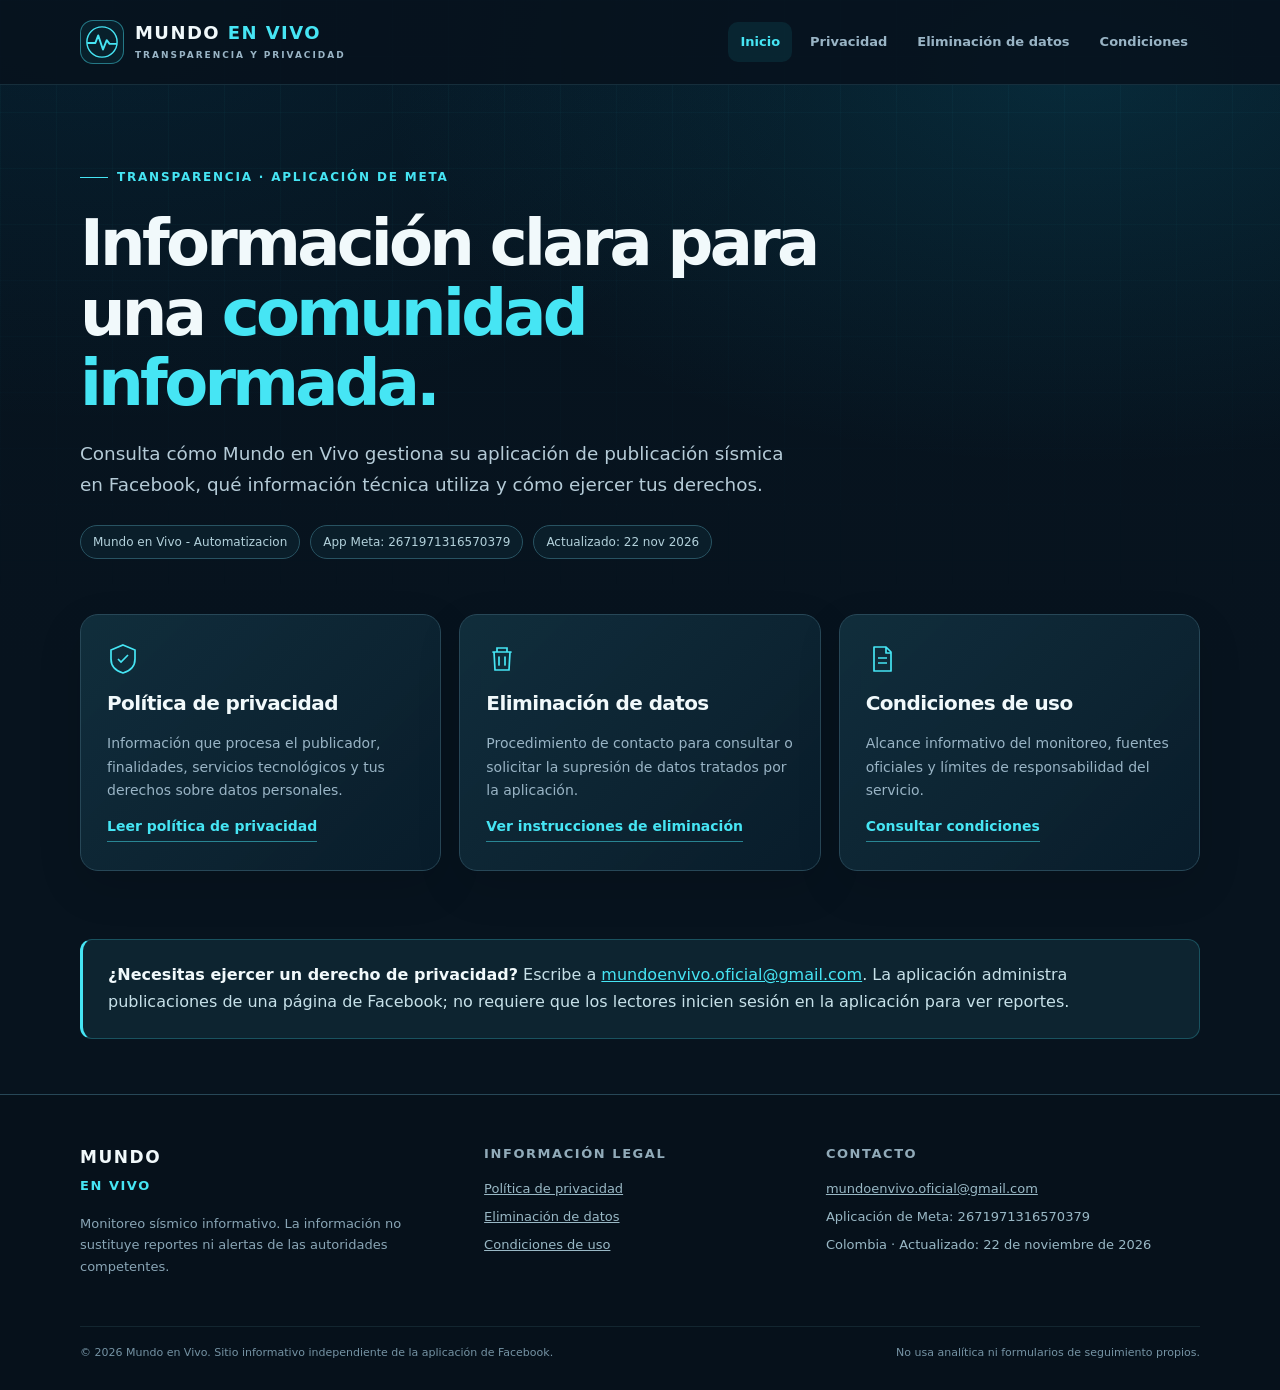
<file: index.html>
<!doctype html>
<html lang="es">
<head>
  <meta charset="utf-8">
  <meta name="viewport" content="width=device-width, initial-scale=1">
  <meta name="color-scheme" content="dark">
  <meta name="theme-color" content="#07131e">
  <meta name="description" content="Documentos de privacidad, eliminación de datos y condiciones de la aplicación Mundo en Vivo - Automatizacion.">
  <title>Centro de información legal | Mundo en Vivo</title>
  <link rel="icon" href="icon.svg" type="image/svg+xml">
  <link rel="stylesheet" href="estilos.css">
</head>
<body>
  <a class="skip-link" href="#contenido">Saltar al contenido</a>
  <div class="ambient" aria-hidden="true"></div>
  <header class="header">
    <div class="header-inner">
      <a class="brand" href="index.html" aria-label="Mundo en Vivo: información legal">
        <span class="brand-icon" aria-hidden="true">
          <svg width="34" height="34" viewBox="0 0 36 36" fill="none" xmlns="http://www.w3.org/2000/svg"><circle cx="18" cy="18" r="16" stroke="currentColor" stroke-width="1.5"/><path d="M3 19h8l3-8 5 15 4-10 3 4h7" stroke="currentColor" stroke-width="2" stroke-linecap="round" stroke-linejoin="round"/></svg>
        </span>
        <span class="brand-name">MUNDO <strong>EN VIVO</strong><small>TRANSPARENCIA Y PRIVACIDAD</small></span>
      </a>
      <nav class="nav" aria-label="Navegación principal"><a href="index.html" aria-current="page" class="active">Inicio</a>
<a href="privacidad.html">Privacidad</a>
<a href="eliminacion-datos.html">Eliminación de datos</a>
<a href="terminos.html">Condiciones</a></nav>
    </div>
  </header>
  <main id="contenido" class="container home">
    <section class="hero"><span class="eyebrow">Transparencia · Aplicación de Meta</span><h1>Información clara para una <span>comunidad informada.</span></h1><p>Consulta cómo Mundo en Vivo gestiona su aplicación de publicación sísmica en Facebook, qué información técnica utiliza y cómo ejercer tus derechos.</p><div class="chips"><span class="chip">Mundo en Vivo - Automatizacion</span><span class="chip">App Meta: 2671971316570379</span><span class="chip">Actualizado: 22 nov 2026</span></div></section>
<section class="cards" aria-label="Documentos de la aplicación">
<article class="card"><svg fill="none" viewBox="0 0 32 32" aria-hidden="true"><path d="M16 2 28 7v9c0 8-5 12-12 14C9 28 4 24 4 16V7L16 2Z" stroke="currentColor" stroke-width="1.7"/><path d="m11 16 3 3 7-7" stroke="currentColor" stroke-width="1.7"/></svg><h2>Política de privacidad</h2><p>Información que procesa el publicador, finalidades, servicios tecnológicos y tus derechos sobre datos personales.</p><a href="privacidad.html">Leer política de privacidad</a></article>
<article class="card"><svg fill="none" viewBox="0 0 32 32" aria-hidden="true"><path d="M7 9h18M11 9V5h10v4m-13 0 1 18h14l1-18M13 14v8m6-8v8" stroke="currentColor" stroke-width="1.7" stroke-linecap="round"/></svg><h2>Eliminación de datos</h2><p>Procedimiento de contacto para consultar o solicitar la supresión de datos tratados por la aplicación.</p><a href="eliminacion-datos.html">Ver instrucciones de eliminación</a></article>
<article class="card"><svg fill="none" viewBox="0 0 32 32" aria-hidden="true"><path d="M8 4h12l5 5v19H8V4ZM20 4v6h5M12 15h9M12 20h9" stroke="currentColor" stroke-width="1.7" stroke-linejoin="round"/></svg><h2>Condiciones de uso</h2><p>Alcance informativo del monitoreo, fuentes oficiales y límites de responsabilidad del servicio.</p><a href="terminos.html">Consultar condiciones</a></article>
</section><section class="notice"><p><strong>¿Necesitas ejercer un derecho de privacidad?</strong> Escribe a <a href="mailto:mundoenvivo.oficial@gmail.com">mundoenvivo.oficial@gmail.com</a>. La aplicación administra publicaciones de una página de Facebook; no requiere que los lectores inicien sesión en la aplicación para ver reportes.</p></section>
  </main>
  <footer class="footer">
    <div class="container footer-grid">
      <div><div class="footer-brand">MUNDO <span>EN VIVO</span></div><p>Monitoreo sísmico informativo. La información no sustituye reportes ni alertas de las autoridades competentes.</p></div>
      <div><h2>Información legal</h2><a href="privacidad.html">Política de privacidad</a><a href="eliminacion-datos.html">Eliminación de datos</a><a href="terminos.html">Condiciones de uso</a></div>
      <div><h2>Contacto</h2><a href="mailto:mundoenvivo.oficial@gmail.com">mundoenvivo.oficial@gmail.com</a><span>Aplicación de Meta: 2671971316570379</span><span>Colombia · Actualizado: 22 de noviembre de 2026</span></div>
    </div>
    <div class="container footer-bottom">© 2026 Mundo en Vivo. Sitio informativo independiente de la aplicación de Facebook.<span>No usa analítica ni formularios de seguimiento propios.</span></div>
  </footer>
</body>
</html>
</file>
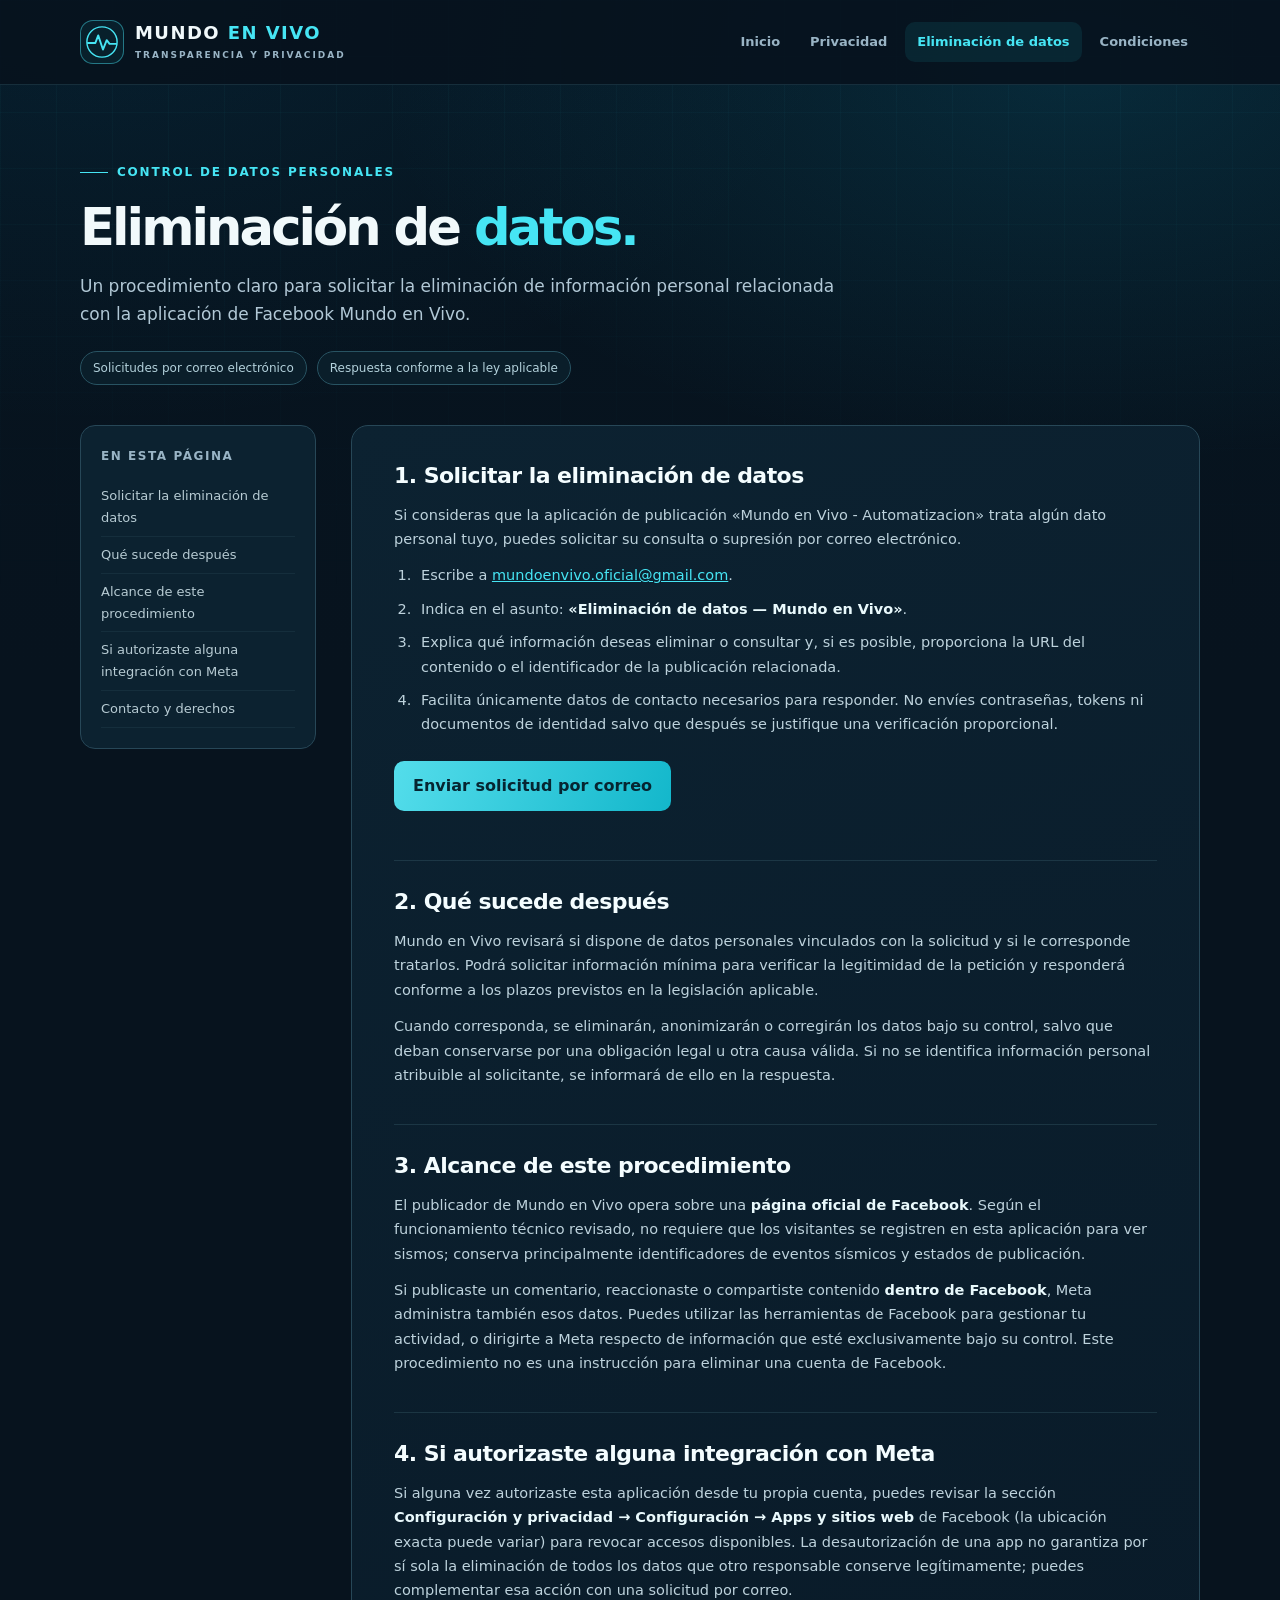
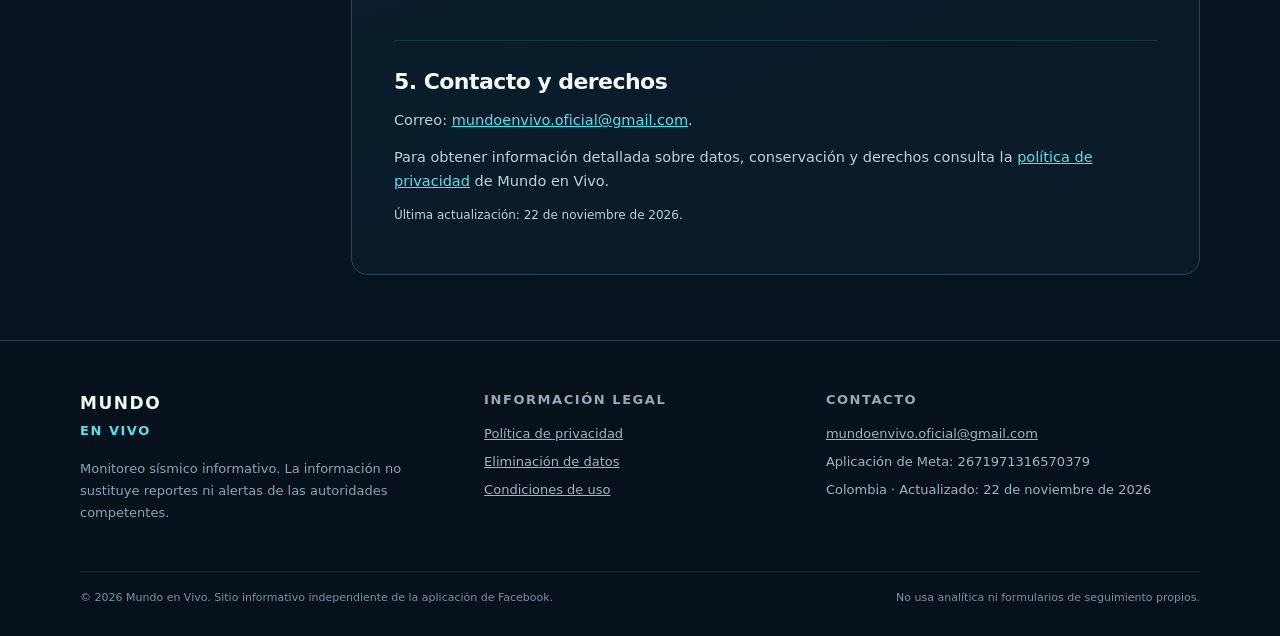
<file: eliminacion-datos.html>
<!doctype html>
<html lang="es">
<head>
  <meta charset="utf-8">
  <meta name="viewport" content="width=device-width, initial-scale=1">
  <meta name="color-scheme" content="dark">
  <meta name="theme-color" content="#07131e">
  <meta name="description" content="Cómo solicitar eliminación de datos tratados por Mundo en Vivo - Automatizacion.">
  <title>Instrucciones de eliminación de datos | Mundo en Vivo</title>
  <link rel="icon" href="icon.svg" type="image/svg+xml">
  <link rel="stylesheet" href="estilos.css">
</head>
<body>
  <a class="skip-link" href="#contenido">Saltar al contenido</a>
  <div class="ambient" aria-hidden="true"></div>
  <header class="header">
    <div class="header-inner">
      <a class="brand" href="index.html" aria-label="Mundo en Vivo: información legal">
        <span class="brand-icon" aria-hidden="true">
          <svg width="34" height="34" viewBox="0 0 36 36" fill="none" xmlns="http://www.w3.org/2000/svg"><circle cx="18" cy="18" r="16" stroke="currentColor" stroke-width="1.5"/><path d="M3 19h8l3-8 5 15 4-10 3 4h7" stroke="currentColor" stroke-width="2" stroke-linecap="round" stroke-linejoin="round"/></svg>
        </span>
        <span class="brand-name">MUNDO <strong>EN VIVO</strong><small>TRANSPARENCIA Y PRIVACIDAD</small></span>
      </a>
      <nav class="nav" aria-label="Navegación principal"><a href="index.html">Inicio</a>
<a href="privacidad.html">Privacidad</a>
<a href="eliminacion-datos.html" aria-current="page" class="active">Eliminación de datos</a>
<a href="terminos.html">Condiciones</a></nav>
    </div>
  </header>
  <main id="contenido" class="container legal">
    <section class="page-top"><span class="eyebrow">Control de datos personales</span><h1>Eliminación de <span>datos.</span></h1><p>Un procedimiento claro para solicitar la eliminación de información personal relacionada con la aplicación de Facebook Mundo en Vivo.</p><div class="metadata"><span class="chip">Solicitudes por correo electrónico</span><span class="chip">Respuesta conforme a la ley aplicable</span></div></section><div class="legal-layout"><aside class="toc"><h2>En esta página</h2><a href="#solicitar">Solicitar la eliminación de datos</a><a href="#tramite">Qué sucede después</a><a href="#alcance">Alcance de este procedimiento</a><a href="#desvincular">Si autorizaste alguna integración con Meta</a><a href="#contacto">Contacto y derechos</a></aside><article class="legal-content"><section id="solicitar"><h2>1. Solicitar la eliminación de datos</h2><p>Si consideras que la aplicación de publicación «Mundo en Vivo - Automatizacion» trata algún dato personal tuyo, puedes solicitar su consulta o supresión por correo electrónico.</p><ol><li>Escribe a <a href="mailto:mundoenvivo.oficial@gmail.com">mundoenvivo.oficial@gmail.com</a>.</li><li>Indica en el asunto: <strong>«Eliminación de datos — Mundo en Vivo»</strong>.</li><li>Explica qué información deseas eliminar o consultar y, si es posible, proporciona la URL del contenido o el identificador de la publicación relacionada.</li><li>Facilita únicamente datos de contacto necesarios para responder. No envíes contraseñas, tokens ni documentos de identidad salvo que después se justifique una verificación proporcional.</li></ol><a href="mailto:mundoenvivo.oficial@gmail.com?subject=Solicitud%20de%20privacidad%20o%20eliminaci%C3%B3n%20de%20datos%20-%20Mundo%20en%20Vivo" class="action">Enviar solicitud por correo</a></section><section id="tramite"><h2>2. Qué sucede después</h2><p>Mundo en Vivo revisará si dispone de datos personales vinculados con la solicitud y si le corresponde tratarlos. Podrá solicitar información mínima para verificar la legitimidad de la petición y responderá conforme a los plazos previstos en la legislación aplicable.</p><p>Cuando corresponda, se eliminarán, anonimizarán o corregirán los datos bajo su control, salvo que deban conservarse por una obligación legal u otra causa válida. Si no se identifica información personal atribuible al solicitante, se informará de ello en la respuesta.</p></section><section id="alcance"><h2>3. Alcance de este procedimiento</h2><p>El publicador de Mundo en Vivo opera sobre una <strong>página oficial de Facebook</strong>. Según el funcionamiento técnico revisado, no requiere que los visitantes se registren en esta aplicación para ver sismos; conserva principalmente identificadores de eventos sísmicos y estados de publicación.</p><p>Si publicaste un comentario, reaccionaste o compartiste contenido <strong>dentro de Facebook</strong>, Meta administra también esos datos. Puedes utilizar las herramientas de Facebook para gestionar tu actividad, o dirigirte a Meta respecto de información que esté exclusivamente bajo su control. Este procedimiento no es una instrucción para eliminar una cuenta de Facebook.</p></section><section id="desvincular"><h2>4. Si autorizaste alguna integración con Meta</h2><p>Si alguna vez autorizaste esta aplicación desde tu propia cuenta, puedes revisar la sección <strong>Configuración y privacidad → Configuración → Apps y sitios web</strong> de Facebook (la ubicación exacta puede variar) para revocar accesos disponibles. La desautorización de una app no garantiza por sí sola la eliminación de todos los datos que otro responsable conserve legítimamente; puedes complementar esa acción con una solicitud por correo.</p></section><section id="contacto"><h2>5. Contacto y derechos</h2><p>Correo: <a href="mailto:mundoenvivo.oficial@gmail.com">mundoenvivo.oficial@gmail.com</a>.</p><p>Para obtener información detallada sobre datos, conservación y derechos consulta la <a href="privacidad.html">política de privacidad</a> de Mundo en Vivo.</p><p class="small muted">Última actualización: 22 de noviembre de 2026.</p></section></article></div>
  </main>
  <footer class="footer">
    <div class="container footer-grid">
      <div><div class="footer-brand">MUNDO <span>EN VIVO</span></div><p>Monitoreo sísmico informativo. La información no sustituye reportes ni alertas de las autoridades competentes.</p></div>
      <div><h2>Información legal</h2><a href="privacidad.html">Política de privacidad</a><a href="eliminacion-datos.html">Eliminación de datos</a><a href="terminos.html">Condiciones de uso</a></div>
      <div><h2>Contacto</h2><a href="mailto:mundoenvivo.oficial@gmail.com">mundoenvivo.oficial@gmail.com</a><span>Aplicación de Meta: 2671971316570379</span><span>Colombia · Actualizado: 22 de noviembre de 2026</span></div>
    </div>
    <div class="container footer-bottom">© 2026 Mundo en Vivo. Sitio informativo independiente de la aplicación de Facebook.<span>No usa analítica ni formularios de seguimiento propios.</span></div>
  </footer>
</body>
</html>
</file>
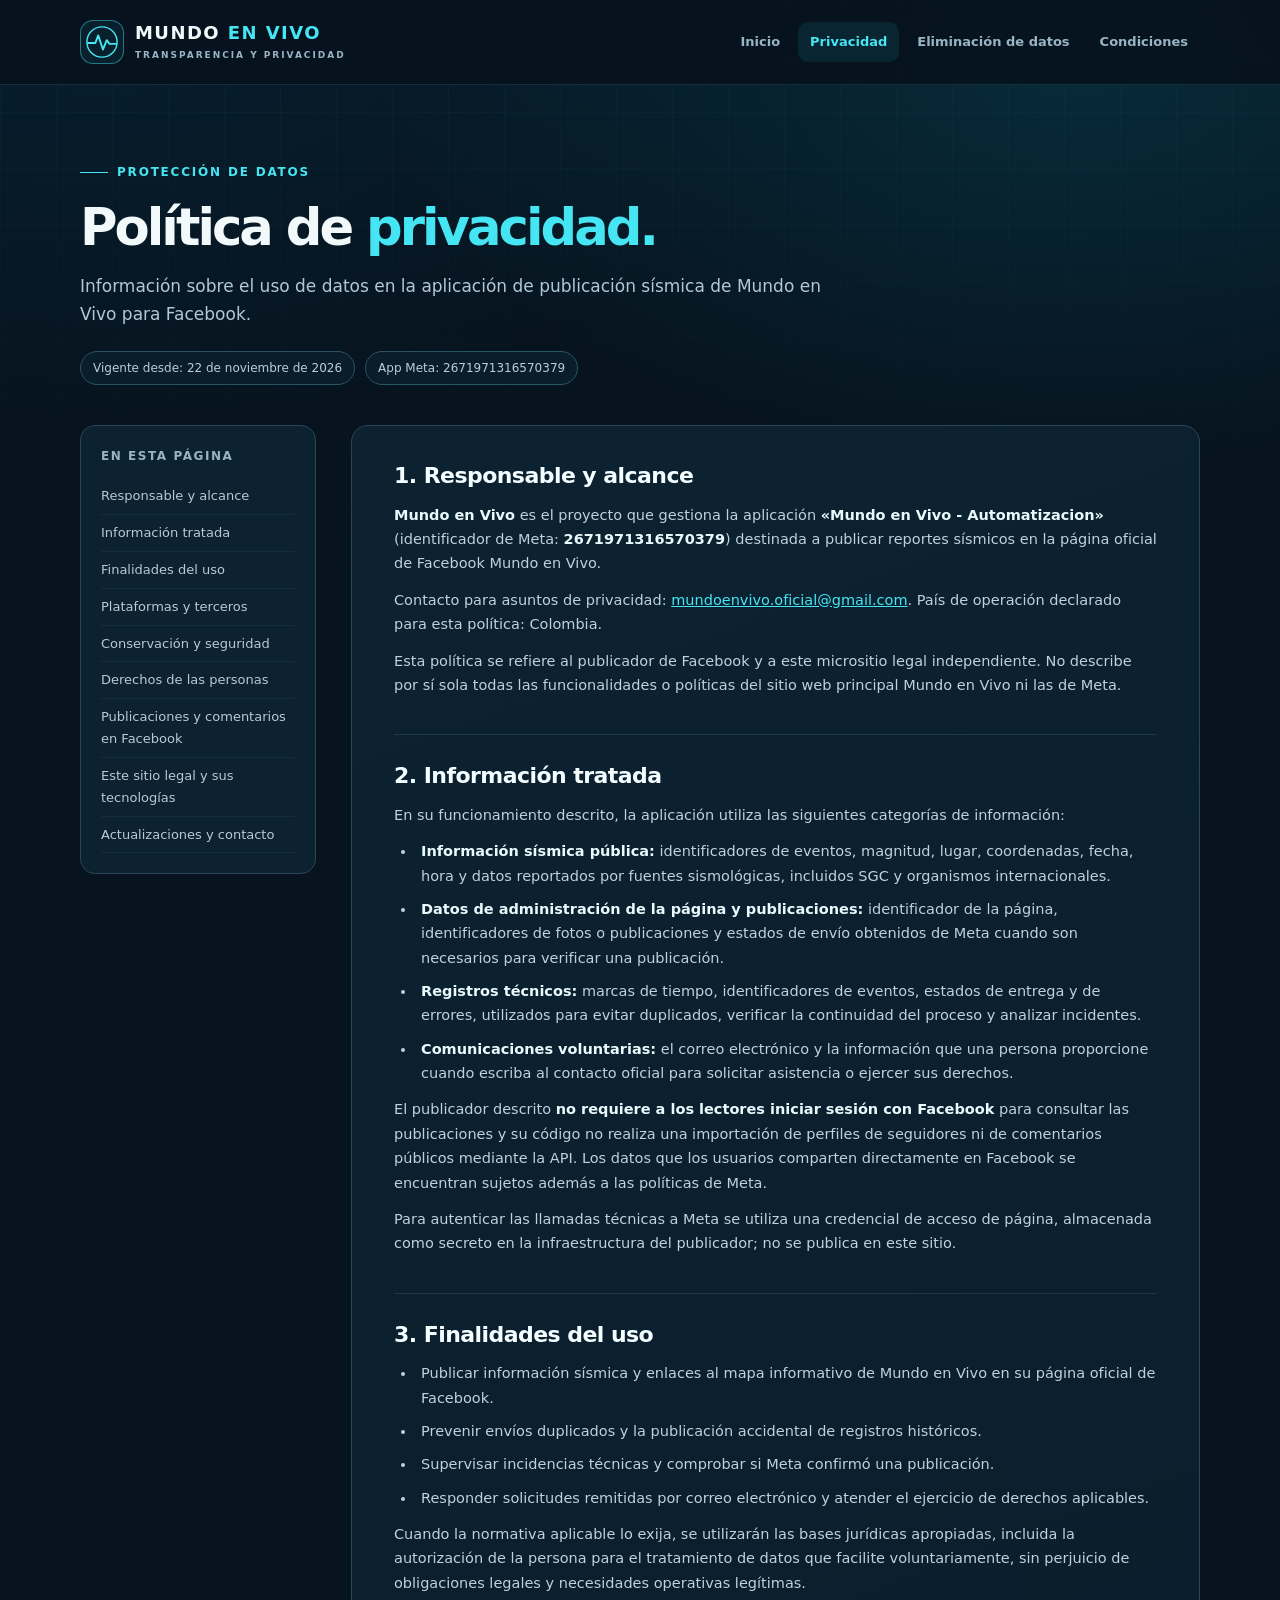
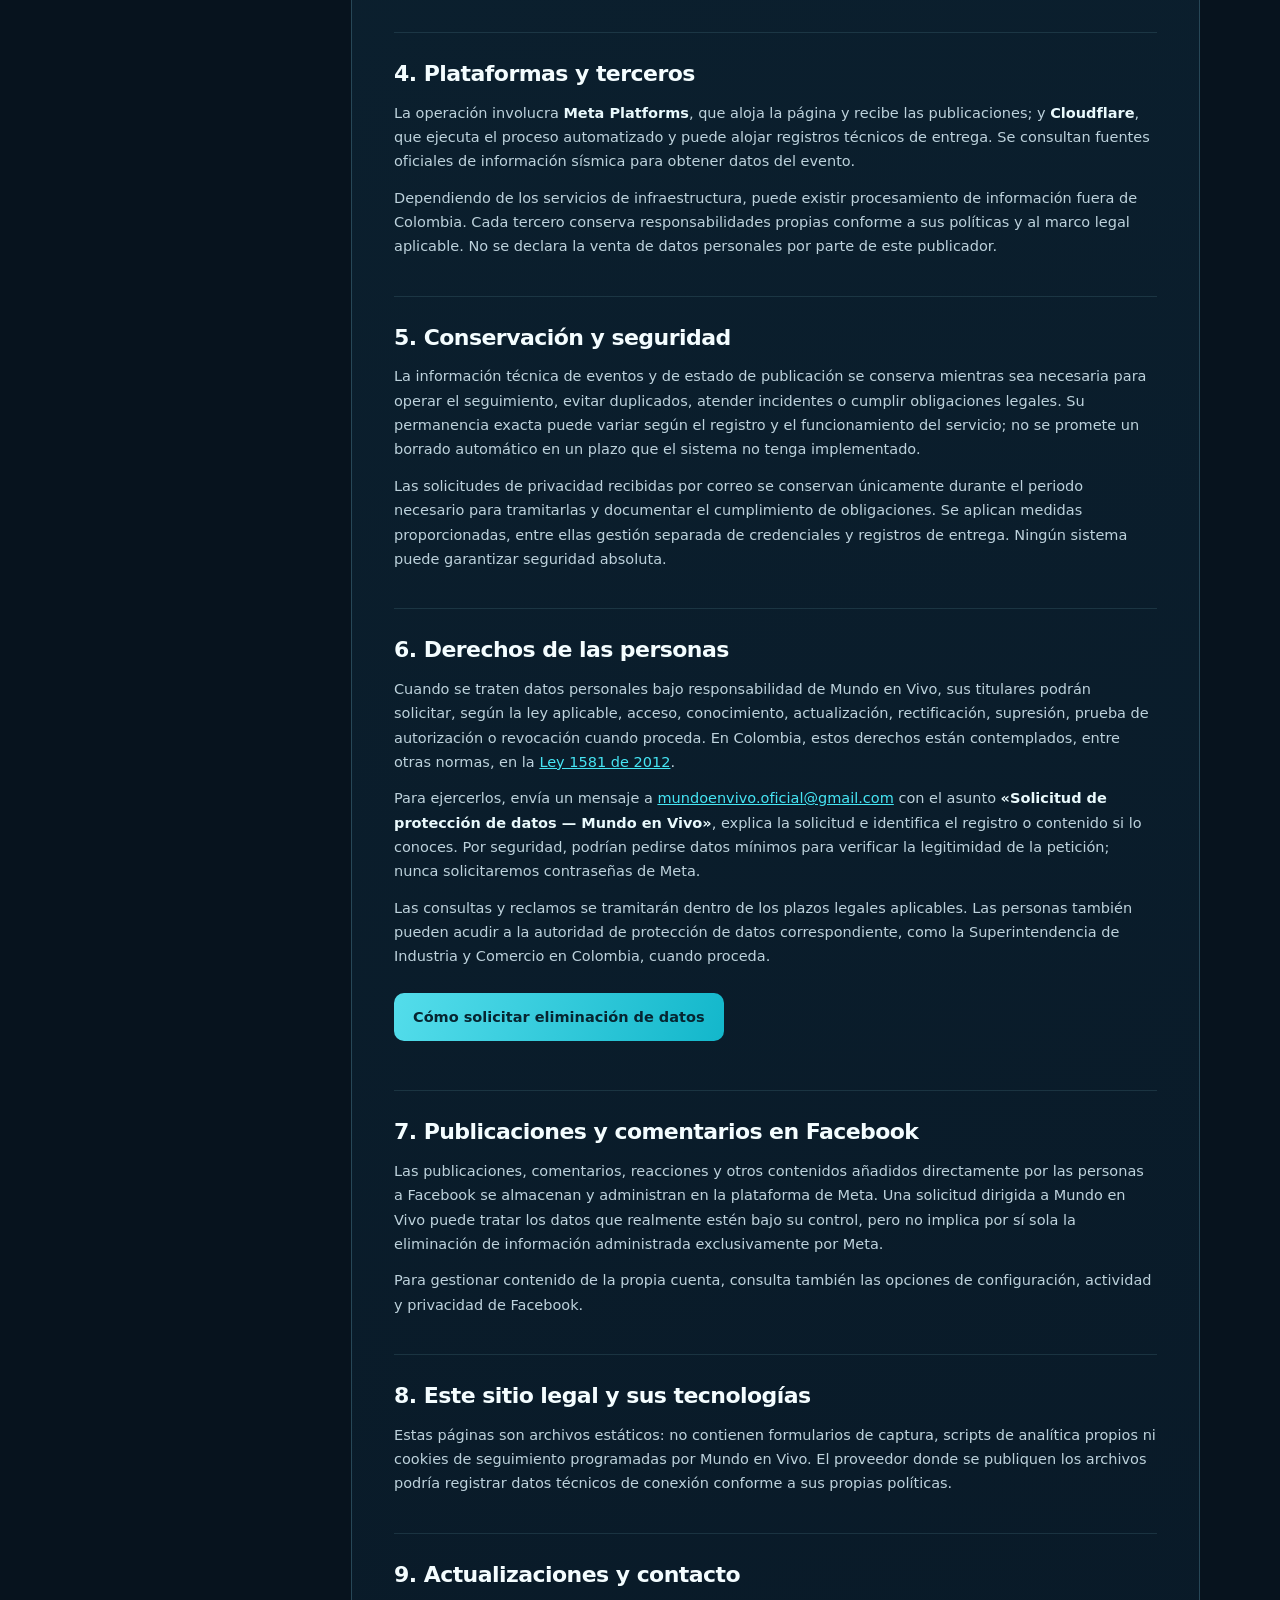
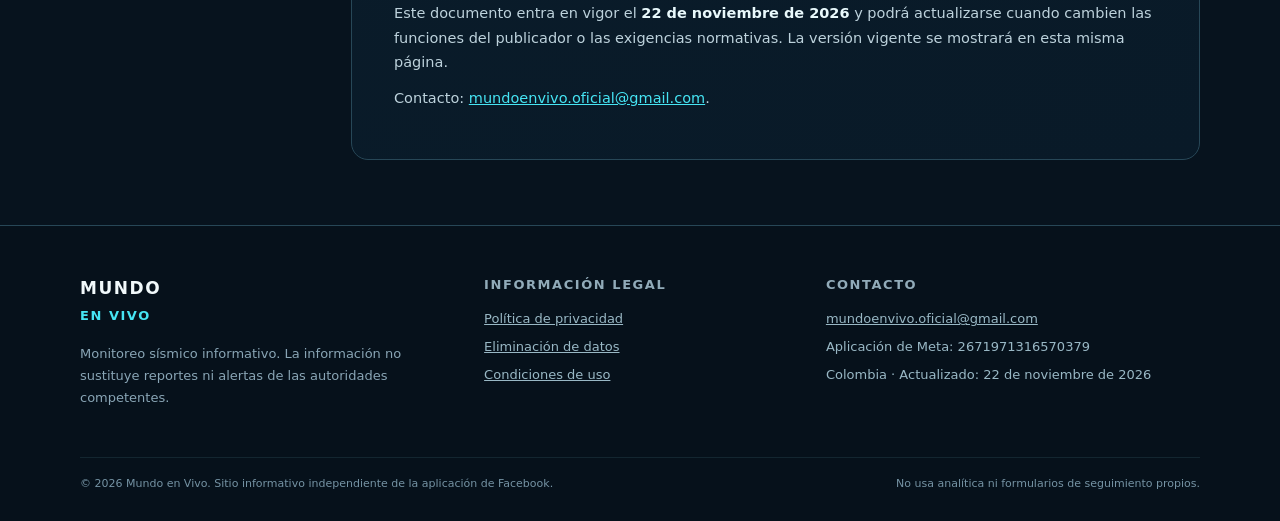
<file: privacidad.html>
<!doctype html>
<html lang="es">
<head>
  <meta charset="utf-8">
  <meta name="viewport" content="width=device-width, initial-scale=1">
  <meta name="color-scheme" content="dark">
  <meta name="theme-color" content="#07131e">
  <meta name="description" content="Política de privacidad de la app Mundo en Vivo - Automatizacion de Facebook.">
  <title>Política de privacidad | Mundo en Vivo</title>
  <link rel="icon" href="icon.svg" type="image/svg+xml">
  <link rel="stylesheet" href="estilos.css">
</head>
<body>
  <a class="skip-link" href="#contenido">Saltar al contenido</a>
  <div class="ambient" aria-hidden="true"></div>
  <header class="header">
    <div class="header-inner">
      <a class="brand" href="index.html" aria-label="Mundo en Vivo: información legal">
        <span class="brand-icon" aria-hidden="true">
          <svg width="34" height="34" viewBox="0 0 36 36" fill="none" xmlns="http://www.w3.org/2000/svg"><circle cx="18" cy="18" r="16" stroke="currentColor" stroke-width="1.5"/><path d="M3 19h8l3-8 5 15 4-10 3 4h7" stroke="currentColor" stroke-width="2" stroke-linecap="round" stroke-linejoin="round"/></svg>
        </span>
        <span class="brand-name">MUNDO <strong>EN VIVO</strong><small>TRANSPARENCIA Y PRIVACIDAD</small></span>
      </a>
      <nav class="nav" aria-label="Navegación principal"><a href="index.html">Inicio</a>
<a href="privacidad.html" aria-current="page" class="active">Privacidad</a>
<a href="eliminacion-datos.html">Eliminación de datos</a>
<a href="terminos.html">Condiciones</a></nav>
    </div>
  </header>
  <main id="contenido" class="container legal">
    <section class="page-top"><span class="eyebrow">Protección de datos</span><h1>Política de <span>privacidad.</span></h1><p>Información sobre el uso de datos en la aplicación de publicación sísmica de Mundo en Vivo para Facebook.</p><div class="metadata"><span class="chip">Vigente desde: 22 de noviembre de 2026</span><span class="chip">App Meta: 2671971316570379</span></div></section><div class="legal-layout"><aside class="toc" aria-label="Contenido de la política"><h2>En esta página</h2><a href="#responsable">Responsable y alcance</a><a href="#datos">Información tratada</a><a href="#finalidades">Finalidades del uso</a><a href="#proveedores">Plataformas y terceros</a><a href="#conservacion">Conservación y seguridad</a><a href="#derechos">Derechos de las personas</a><a href="#comentarios">Publicaciones y comentarios en Facebook</a><a href="#cookies">Este sitio legal y sus tecnologías</a><a href="#cambios">Actualizaciones y contacto</a></aside><article class="legal-content"><section id="responsable"><h2>1. Responsable y alcance</h2><p><strong>Mundo en Vivo</strong> es el proyecto que gestiona la aplicación <strong>«Mundo en Vivo - Automatizacion»</strong> (identificador de Meta: <strong>2671971316570379</strong>) destinada a publicar reportes sísmicos en la página oficial de Facebook Mundo en Vivo.</p><p>Contacto para asuntos de privacidad: <a href="mailto:mundoenvivo.oficial@gmail.com">mundoenvivo.oficial@gmail.com</a>. País de operación declarado para esta política: Colombia.</p><p>Esta política se refiere al publicador de Facebook y a este micrositio legal independiente. No describe por sí sola todas las funcionalidades o políticas del sitio web principal Mundo en Vivo ni las de Meta.</p></section><section id="datos"><h2>2. Información tratada</h2><p>En su funcionamiento descrito, la aplicación utiliza las siguientes categorías de información:</p><ul><li><strong>Información sísmica pública:</strong> identificadores de eventos, magnitud, lugar, coordenadas, fecha, hora y datos reportados por fuentes sismológicas, incluidos SGC y organismos internacionales.</li><li><strong>Datos de administración de la página y publicaciones:</strong> identificador de la página, identificadores de fotos o publicaciones y estados de envío obtenidos de Meta cuando son necesarios para verificar una publicación.</li><li><strong>Registros técnicos:</strong> marcas de tiempo, identificadores de eventos, estados de entrega y de errores, utilizados para evitar duplicados, verificar la continuidad del proceso y analizar incidentes.</li><li><strong>Comunicaciones voluntarias:</strong> el correo electrónico y la información que una persona proporcione cuando escriba al contacto oficial para solicitar asistencia o ejercer sus derechos.</li></ul><p>El publicador descrito <strong>no requiere a los lectores iniciar sesión con Facebook</strong> para consultar las publicaciones y su código no realiza una importación de perfiles de seguidores ni de comentarios públicos mediante la API. Los datos que los usuarios comparten directamente en Facebook se encuentran sujetos además a las políticas de Meta.</p><p>Para autenticar las llamadas técnicas a Meta se utiliza una credencial de acceso de página, almacenada como secreto en la infraestructura del publicador; no se publica en este sitio.</p></section><section id="finalidades"><h2>3. Finalidades del uso</h2><ul><li>Publicar información sísmica y enlaces al mapa informativo de Mundo en Vivo en su página oficial de Facebook.</li><li>Prevenir envíos duplicados y la publicación accidental de registros históricos.</li><li>Supervisar incidencias técnicas y comprobar si Meta confirmó una publicación.</li><li>Responder solicitudes remitidas por correo electrónico y atender el ejercicio de derechos aplicables.</li></ul><p>Cuando la normativa aplicable lo exija, se utilizarán las bases jurídicas apropiadas, incluida la autorización de la persona para el tratamiento de datos que facilite voluntariamente, sin perjuicio de obligaciones legales y necesidades operativas legítimas.</p></section><section id="proveedores"><h2>4. Plataformas y terceros</h2><p>La operación involucra <strong>Meta Platforms</strong>, que aloja la página y recibe las publicaciones; y <strong>Cloudflare</strong>, que ejecuta el proceso automatizado y puede alojar registros técnicos de entrega. Se consultan fuentes oficiales de información sísmica para obtener datos del evento.</p><p>Dependiendo de los servicios de infraestructura, puede existir procesamiento de información fuera de Colombia. Cada tercero conserva responsabilidades propias conforme a sus políticas y al marco legal aplicable. No se declara la venta de datos personales por parte de este publicador.</p></section><section id="conservacion"><h2>5. Conservación y seguridad</h2><p>La información técnica de eventos y de estado de publicación se conserva mientras sea necesaria para operar el seguimiento, evitar duplicados, atender incidentes o cumplir obligaciones legales. Su permanencia exacta puede variar según el registro y el funcionamiento del servicio; no se promete un borrado automático en un plazo que el sistema no tenga implementado.</p><p>Las solicitudes de privacidad recibidas por correo se conservan únicamente durante el periodo necesario para tramitarlas y documentar el cumplimiento de obligaciones. Se aplican medidas proporcionadas, entre ellas gestión separada de credenciales y registros de entrega. Ningún sistema puede garantizar seguridad absoluta.</p></section><section id="derechos"><h2>6. Derechos de las personas</h2><p>Cuando se traten datos personales bajo responsabilidad de Mundo en Vivo, sus titulares podrán solicitar, según la ley aplicable, acceso, conocimiento, actualización, rectificación, supresión, prueba de autorización o revocación cuando proceda. En Colombia, estos derechos están contemplados, entre otras normas, en la <a href="https://www.funcionpublica.gov.co/eva/gestornormativo/norma.php?i=49981" target="_blank" rel="noopener noreferrer">Ley 1581 de 2012</a>.</p><p>Para ejercerlos, envía un mensaje a <a href="mailto:mundoenvivo.oficial@gmail.com">mundoenvivo.oficial@gmail.com</a> con el asunto <strong>«Solicitud de protección de datos — Mundo en Vivo»</strong>, explica la solicitud e identifica el registro o contenido si lo conoces. Por seguridad, podrían pedirse datos mínimos para verificar la legitimidad de la petición; nunca solicitaremos contraseñas de Meta.</p><p>Las consultas y reclamos se tramitarán dentro de los plazos legales aplicables. Las personas también pueden acudir a la autoridad de protección de datos correspondiente, como la Superintendencia de Industria y Comercio en Colombia, cuando proceda.</p><p><a class="action" href="eliminacion-datos.html">Cómo solicitar eliminación de datos</a></p></section><section id="comentarios"><h2>7. Publicaciones y comentarios en Facebook</h2><p>Las publicaciones, comentarios, reacciones y otros contenidos añadidos directamente por las personas a Facebook se almacenan y administran en la plataforma de Meta. Una solicitud dirigida a Mundo en Vivo puede tratar los datos que realmente estén bajo su control, pero no implica por sí sola la eliminación de información administrada exclusivamente por Meta.</p><p>Para gestionar contenido de la propia cuenta, consulta también las opciones de configuración, actividad y privacidad de Facebook.</p></section><section id="cookies"><h2>8. Este sitio legal y sus tecnologías</h2><p>Estas páginas son archivos estáticos: no contienen formularios de captura, scripts de analítica propios ni cookies de seguimiento programadas por Mundo en Vivo. El proveedor donde se publiquen los archivos podría registrar datos técnicos de conexión conforme a sus propias políticas.</p></section><section id="cambios"><h2>9. Actualizaciones y contacto</h2><p>Este documento entra en vigor el <strong>22 de noviembre de 2026</strong> y podrá actualizarse cuando cambien las funciones del publicador o las exigencias normativas. La versión vigente se mostrará en esta misma página.</p><p>Contacto: <a href="mailto:mundoenvivo.oficial@gmail.com">mundoenvivo.oficial@gmail.com</a>.</p></section></article></div>
  </main>
  <footer class="footer">
    <div class="container footer-grid">
      <div><div class="footer-brand">MUNDO <span>EN VIVO</span></div><p>Monitoreo sísmico informativo. La información no sustituye reportes ni alertas de las autoridades competentes.</p></div>
      <div><h2>Información legal</h2><a href="privacidad.html">Política de privacidad</a><a href="eliminacion-datos.html">Eliminación de datos</a><a href="terminos.html">Condiciones de uso</a></div>
      <div><h2>Contacto</h2><a href="mailto:mundoenvivo.oficial@gmail.com">mundoenvivo.oficial@gmail.com</a><span>Aplicación de Meta: 2671971316570379</span><span>Colombia · Actualizado: 22 de noviembre de 2026</span></div>
    </div>
    <div class="container footer-bottom">© 2026 Mundo en Vivo. Sitio informativo independiente de la aplicación de Facebook.<span>No usa analítica ni formularios de seguimiento propios.</span></div>
  </footer>
</body>
</html>
</file>
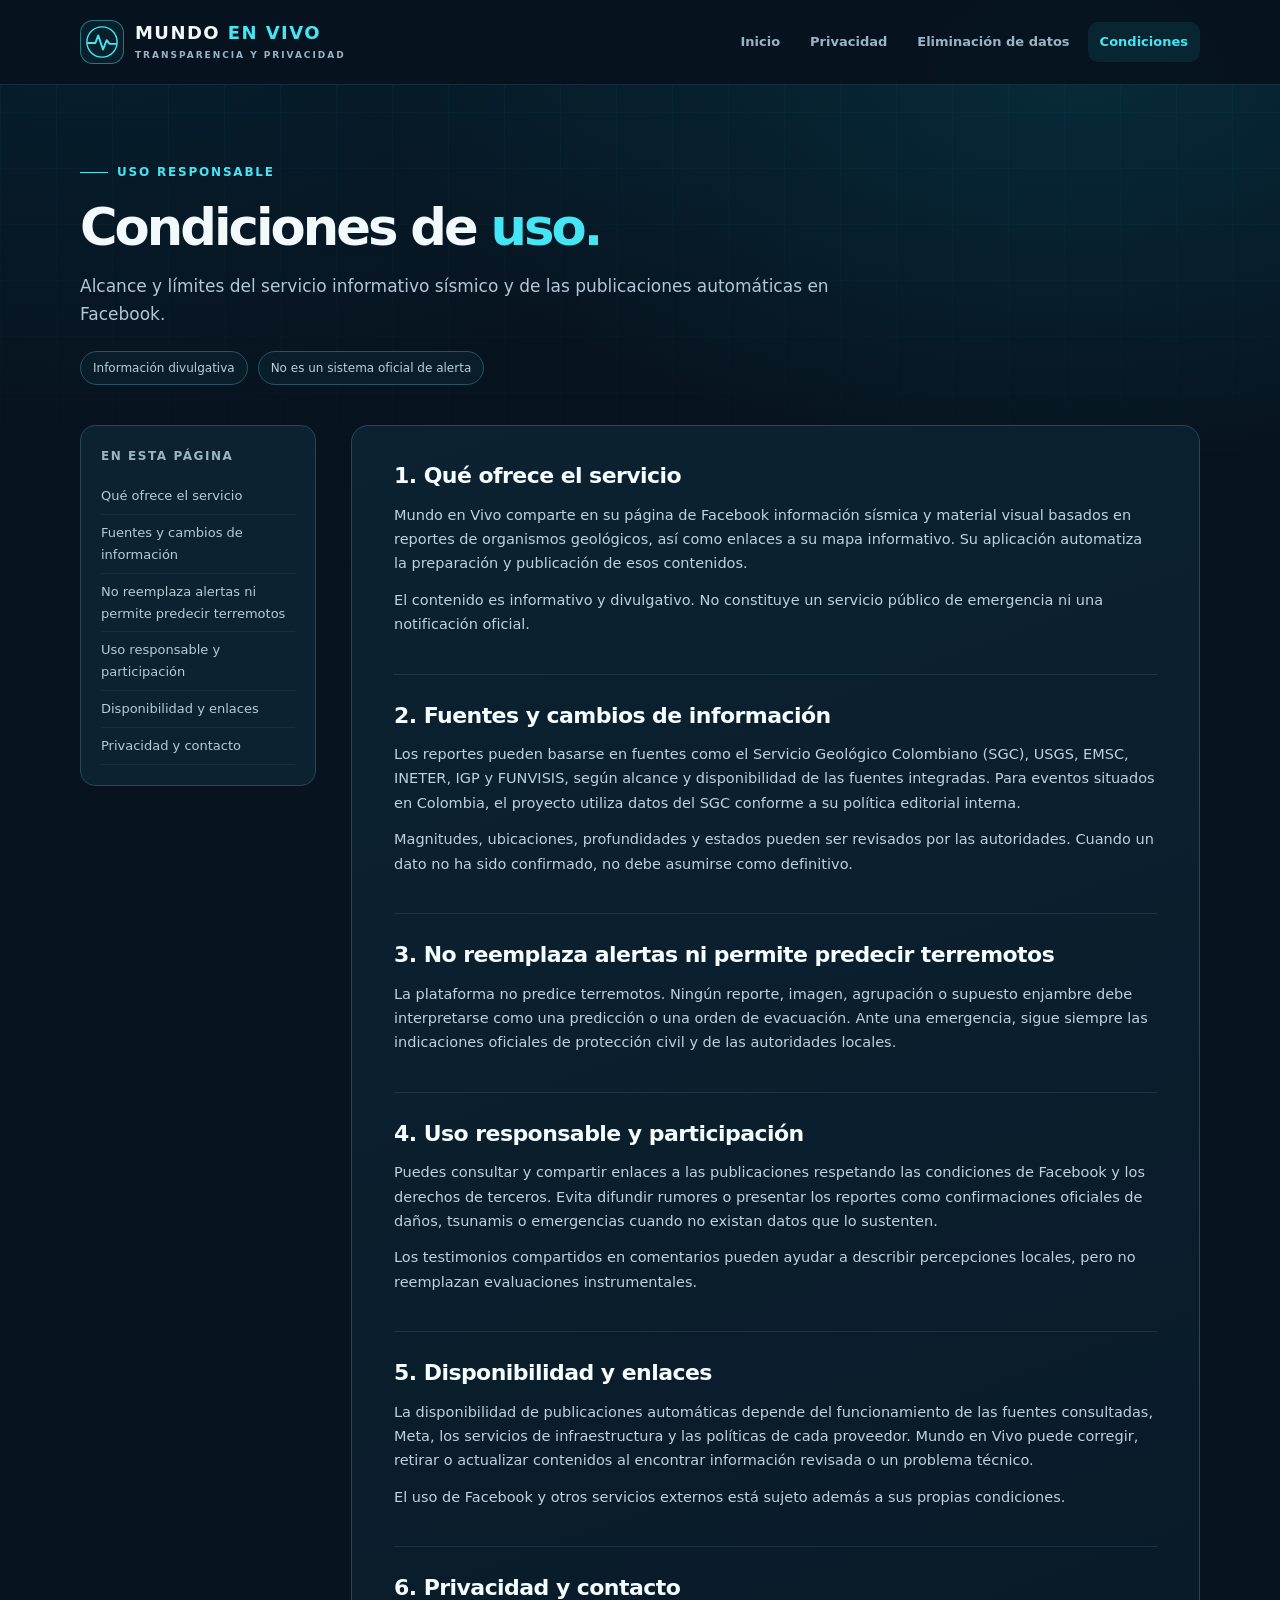
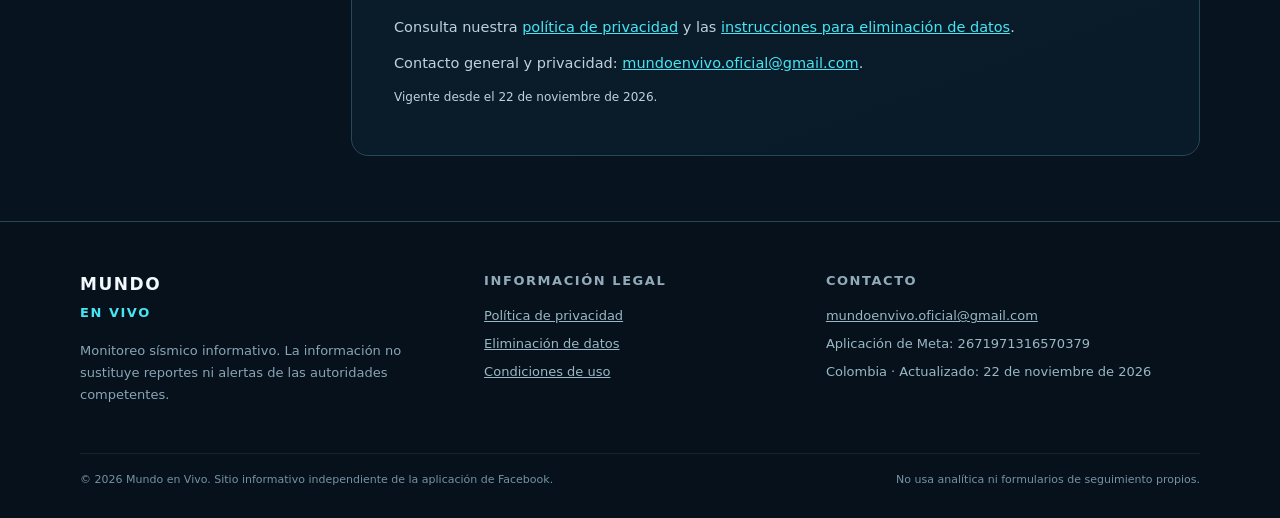
<file: terminos.html>
<!doctype html>
<html lang="es">
<head>
  <meta charset="utf-8">
  <meta name="viewport" content="width=device-width, initial-scale=1">
  <meta name="color-scheme" content="dark">
  <meta name="theme-color" content="#07131e">
  <meta name="description" content="Condiciones del servicio informativo Mundo en Vivo y su aplicación automática de Facebook.">
  <title>Condiciones de uso | Mundo en Vivo</title>
  <link rel="icon" href="icon.svg" type="image/svg+xml">
  <link rel="stylesheet" href="estilos.css">
</head>
<body>
  <a class="skip-link" href="#contenido">Saltar al contenido</a>
  <div class="ambient" aria-hidden="true"></div>
  <header class="header">
    <div class="header-inner">
      <a class="brand" href="index.html" aria-label="Mundo en Vivo: información legal">
        <span class="brand-icon" aria-hidden="true">
          <svg width="34" height="34" viewBox="0 0 36 36" fill="none" xmlns="http://www.w3.org/2000/svg"><circle cx="18" cy="18" r="16" stroke="currentColor" stroke-width="1.5"/><path d="M3 19h8l3-8 5 15 4-10 3 4h7" stroke="currentColor" stroke-width="2" stroke-linecap="round" stroke-linejoin="round"/></svg>
        </span>
        <span class="brand-name">MUNDO <strong>EN VIVO</strong><small>TRANSPARENCIA Y PRIVACIDAD</small></span>
      </a>
      <nav class="nav" aria-label="Navegación principal"><a href="index.html">Inicio</a>
<a href="privacidad.html">Privacidad</a>
<a href="eliminacion-datos.html">Eliminación de datos</a>
<a href="terminos.html" aria-current="page" class="active">Condiciones</a></nav>
    </div>
  </header>
  <main id="contenido" class="container legal">
    <section class="page-top"><span class="eyebrow">Uso responsable</span><h1>Condiciones de <span>uso.</span></h1><p>Alcance y límites del servicio informativo sísmico y de las publicaciones automáticas en Facebook.</p><div class="metadata"><span class="chip">Información divulgativa</span><span class="chip">No es un sistema oficial de alerta</span></div></section><div class="legal-layout"><aside class="toc"><h2>En esta página</h2><a href="#servicio">Qué ofrece el servicio</a><a href="#fuentes">Fuentes y cambios de información</a><a href="#sinprediccion">No reemplaza alertas ni permite predecir terremotos</a><a href="#uso">Uso responsable y participación</a><a href="#disponibilidad">Disponibilidad y enlaces</a><a href="#privacidad">Privacidad y contacto</a></aside><article class="legal-content"><section id="servicio"><h2>1. Qué ofrece el servicio</h2><p>Mundo en Vivo comparte en su página de Facebook información sísmica y material visual basados en reportes de organismos geológicos, así como enlaces a su mapa informativo. Su aplicación automatiza la preparación y publicación de esos contenidos.</p><p>El contenido es informativo y divulgativo. No constituye un servicio público de emergencia ni una notificación oficial.</p></section><section id="fuentes"><h2>2. Fuentes y cambios de información</h2><p>Los reportes pueden basarse en fuentes como el Servicio Geológico Colombiano (SGC), USGS, EMSC, INETER, IGP y FUNVISIS, según alcance y disponibilidad de las fuentes integradas. Para eventos situados en Colombia, el proyecto utiliza datos del SGC conforme a su política editorial interna.</p><p>Magnitudes, ubicaciones, profundidades y estados pueden ser revisados por las autoridades. Cuando un dato no ha sido confirmado, no debe asumirse como definitivo.</p></section><section id="sinprediccion"><h2>3. No reemplaza alertas ni permite predecir terremotos</h2><p>La plataforma no predice terremotos. Ningún reporte, imagen, agrupación o supuesto enjambre debe interpretarse como una predicción o una orden de evacuación. Ante una emergencia, sigue siempre las indicaciones oficiales de protección civil y de las autoridades locales.</p></section><section id="uso"><h2>4. Uso responsable y participación</h2><p>Puedes consultar y compartir enlaces a las publicaciones respetando las condiciones de Facebook y los derechos de terceros. Evita difundir rumores o presentar los reportes como confirmaciones oficiales de daños, tsunamis o emergencias cuando no existan datos que lo sustenten.</p><p>Los testimonios compartidos en comentarios pueden ayudar a describir percepciones locales, pero no reemplazan evaluaciones instrumentales.</p></section><section id="disponibilidad"><h2>5. Disponibilidad y enlaces</h2><p>La disponibilidad de publicaciones automáticas depende del funcionamiento de las fuentes consultadas, Meta, los servicios de infraestructura y las políticas de cada proveedor. Mundo en Vivo puede corregir, retirar o actualizar contenidos al encontrar información revisada o un problema técnico.</p><p>El uso de Facebook y otros servicios externos está sujeto además a sus propias condiciones.</p></section><section id="privacidad"><h2>6. Privacidad y contacto</h2><p>Consulta nuestra <a href="privacidad.html">política de privacidad</a> y las <a href="eliminacion-datos.html">instrucciones para eliminación de datos</a>.</p><p>Contacto general y privacidad: <a href="mailto:mundoenvivo.oficial@gmail.com">mundoenvivo.oficial@gmail.com</a>.</p><p class="small muted">Vigente desde el 22 de noviembre de 2026.</p></section></article></div>
  </main>
  <footer class="footer">
    <div class="container footer-grid">
      <div><div class="footer-brand">MUNDO <span>EN VIVO</span></div><p>Monitoreo sísmico informativo. La información no sustituye reportes ni alertas de las autoridades competentes.</p></div>
      <div><h2>Información legal</h2><a href="privacidad.html">Política de privacidad</a><a href="eliminacion-datos.html">Eliminación de datos</a><a href="terminos.html">Condiciones de uso</a></div>
      <div><h2>Contacto</h2><a href="mailto:mundoenvivo.oficial@gmail.com">mundoenvivo.oficial@gmail.com</a><span>Aplicación de Meta: 2671971316570379</span><span>Colombia · Actualizado: 22 de noviembre de 2026</span></div>
    </div>
    <div class="container footer-bottom">© 2026 Mundo en Vivo. Sitio informativo independiente de la aplicación de Facebook.<span>No usa analítica ni formularios de seguimiento propios.</span></div>
  </footer>
</body>
</html>
</file>
<file: estilos.css>
:root{color-scheme:dark;--bg:#07131e;--surface:#0d2231;--surface2:#0a1b2a;--border:#274757;--soft:#99b4c5;--ink:#f1f9fb;--cyan:#46e5f4;--cyan2:#10b5ce;--glow:rgba(41,218,240,.16);--max:1120px;font-family:Inter,ui-sans-serif,system-ui,-apple-system,Segoe UI,Roboto,Arial,sans-serif}
*{box-sizing:border-box}html{scroll-behavior:smooth}body{margin:0;background:var(--bg);color:var(--ink);line-height:1.68;-webkit-font-smoothing:antialiased}a{color:var(--cyan)}a:hover{text-decoration-color:var(--cyan)}a:focus-visible,button:focus-visible{outline:3px solid var(--cyan);outline-offset:4px;border-radius:4px}.skip-link{position:absolute;left:12px;top:-55px;background:var(--cyan);color:#04202a;padding:.7rem 1rem;z-index:3}.skip-link:focus{top:12px}.ambient{position:absolute;z-index:-1;inset:0 0 auto;height:680px;background:radial-gradient(ellipse at 84% 10%,rgba(12,159,196,.16),transparent 46%),radial-gradient(ellipse at 8% 0%,rgba(5,111,155,.12),transparent 44%),linear-gradient(to bottom,rgba(5,24,36,.25),transparent);pointer-events:none}.ambient:after{content:'';display:block;position:absolute;inset:0;background-image:linear-gradient(rgba(65,201,216,.045) 1px,transparent 1px),linear-gradient(90deg,rgba(65,201,216,.045) 1px,transparent 1px);background-size:56px 56px;mask-image:linear-gradient(to bottom,black,transparent 90%)}.container{width:min(calc(100% - 48px),var(--max));margin:auto}.header{background:rgba(6,18,29,.88);border-bottom:1px solid rgba(93,164,184,.19)}.header-inner{width:min(calc(100% - 48px),var(--max));min-height:84px;display:flex;align-items:center;justify-content:space-between;gap:22px;margin:auto}.brand{display:flex;gap:11px;align-items:center;color:var(--ink);text-decoration:none;flex-shrink:0}.brand-icon{width:44px;height:44px;border:1px solid rgba(70,229,244,.45);border-radius:13px;background:rgba(51,208,221,.07);display:grid;place-items:center;color:var(--cyan)}.brand-name{font-size:18px;line-height:1.16;font-weight:850;letter-spacing:.08em}.brand-name strong{color:var(--cyan);font-weight:900}.brand-name small{display:block;margin-top:6px;font-size:9px;font-weight:600;letter-spacing:.22em;color:var(--soft)}.nav{display:flex;flex-wrap:wrap;gap:6px}.nav a{padding:9px 12px;border-radius:10px;color:var(--soft);font-size:13px;text-decoration:none;font-weight:650;white-space:nowrap}.nav a:hover,.nav a.active{color:var(--cyan);background:rgba(42,214,224,.09)}.hero{padding:75px 0 45px;max-width:860px}.eyebrow{display:inline-flex;align-items:center;gap:9px;color:var(--cyan);font-size:12px;font-weight:750;text-transform:uppercase;letter-spacing:.15em}.eyebrow:before{content:'';width:28px;height:1px;background:var(--cyan)}h1{font-size:clamp(2.35rem,5vw,4.3rem);letter-spacing:-.058em;line-height:1.1;margin:20px 0;font-weight:850}h1 span{color:var(--cyan)}.hero p{font-size:clamp(1rem,1.7vw,1.15rem);color:#b5cbd7;max-width:720px;margin:0 0 24px}.chips{display:flex;flex-wrap:wrap;gap:10px}.chip{font-size:12px;border:1px solid #285362;border-radius:40px;padding:6px 12px;color:#b3d1db;background:#0a1e2a}.cards{display:grid;grid-template-columns:repeat(3,minmax(0,1fr));gap:18px;margin:10px 0 68px}.card{border:1px solid var(--border);background:linear-gradient(135deg,rgba(18,50,65,.85),rgba(9,29,43,.95));border-radius:18px;padding:28px 26px;box-shadow:0 16px 45px rgba(0,0,0,.12);display:flex;flex-direction:column;align-items:flex-start;gap:12px}.card svg{width:32px;height:32px;color:var(--cyan)}.card h2{font-size:20px;letter-spacing:-.03em;margin:0}.card p{margin:0;color:var(--soft);font-size:14px;flex:1}.card a{font-size:14px;font-weight:750;text-decoration:none;border-bottom:1px solid rgba(70,229,244,.5);padding-bottom:3px}.notice{padding:22px 25px;border:1px solid rgba(70,229,244,.24);border-left:3px solid var(--cyan);border-radius:12px;background:rgba(20,54,67,.5);color:#c7e1e9;margin:22px 0 55px}.notice strong{color:var(--ink)}.notice p{margin:0}.page-top{padding:70px 0 35px;max-width:920px}.page-top h1{font-size:clamp(2.2rem,4vw,3.6rem);margin:16px 0}.page-top p{max-width:760px;color:#b1c8d6;font-size:17px}.metadata{display:flex;flex-wrap:wrap;gap:10px;margin-top:22px}.legal-layout{display:grid;grid-template-columns:236px minmax(0,1fr);gap:35px;padding:5px 0 65px;align-items:start}.toc{position:sticky;top:22px;border:1px solid var(--border);background:#0c2230;border-radius:15px;padding:20px}.toc h2{font-size:12px;letter-spacing:.13em;color:var(--soft);text-transform:uppercase;margin:0 0 12px}.toc a{display:block;color:#b7cbd3;text-decoration:none;font-size:13px;padding:7px 0;border-bottom:1px solid rgba(113,163,177,.09)}.toc a:hover{color:var(--cyan)}.legal-content{border:1px solid var(--border);border-radius:17px;background:linear-gradient(160deg,#0c2231,#091a28);padding:36px 42px;min-width:0}.legal-content section+section{margin-top:37px;padding-top:27px;border-top:1px solid rgba(107,158,173,.18)}.legal-content h2{font-size:22px;line-height:1.3;letter-spacing:-.025em;margin:0 0 12px;color:#f4fdff}.legal-content h3{font-size:16px;margin:20px 0 7px}.legal-content p,.legal-content li{font-size:14.5px;color:#bdd2dc}.legal-content p{margin:0 0 12px}.legal-content ul,.legal-content ol{padding-left:22px;margin:12px 0}.legal-content li{padding-left:5px;margin-bottom:9px}.legal-content strong{color:#e9f9fc}.action{display:inline-flex;align-items:center;justify-content:center;background:linear-gradient(110deg,#54ddeb,#13b7cb);color:#062531;text-decoration:none;font-weight:850;padding:12px 19px;border-radius:10px;margin:12px 0}.action:hover{color:#062531;filter:brightness(1.1)}.muted{color:var(--soft)}.small{font-size:12px!important}.inline-banner{padding:19px 22px;border-radius:12px;border:1px solid rgba(70,229,244,.24);background:rgba(22,77,91,.22);margin:17px 0}.inline-banner p:last-child{margin-bottom:0}.footer{border-top:1px solid var(--border);background:#06111b}.footer-grid{display:grid;grid-template-columns:1.2fr 1fr 1.2fr;gap:30px;padding:48px 0 35px}.footer-grid h2{font-size:13px;text-transform:uppercase;letter-spacing:.12em;color:#91abb9;margin:0 0 10px}.footer-grid p{max-width:330px;color:#89a5b5;font-size:13px}.footer-grid a,.footer-grid span{font-size:13px;color:#99b8c5;display:block;padding:3px 0;word-break:break-word}.footer-brand{font-size:17px;font-weight:850;letter-spacing:.09em}.footer-brand span{color:var(--cyan)}.footer-bottom{border-top:1px solid rgba(100,165,177,.14);padding:17px 0 28px;display:flex;gap:20px;justify-content:space-between;color:#7593a4;font-size:11px}
@media(max-width:900px){.header-inner{display:block;padding:20px 0}.nav{margin-top:14px}.nav a{padding:8px}.legal-layout{grid-template-columns:1fr}.toc{position:static}.toc a{display:inline-block;margin:0 12px 0 0}.cards{grid-template-columns:1fr}.card{padding:23px}.hero{padding-top:50px}.legal-content{padding:26px}.footer-grid{grid-template-columns:1fr 1fr}.footer-bottom{display:block}.footer-bottom span{display:block;margin-top:6px}}
@media(max-width:560px){.container,.header-inner{width:min(calc(100% - 30px),var(--max))}.nav a{font-size:12px}.header-inner{padding:16px 0}.brand-name{font-size:16px}.hero{padding-top:40px}h1{letter-spacing:-.045em}.page-top{padding-top:44px}.legal-content{padding:23px 20px}.footer-grid{grid-template-columns:1fr}.cards{margin-bottom:40px}}
@media(prefers-reduced-motion:reduce){html{scroll-behavior:auto}}
</file>
